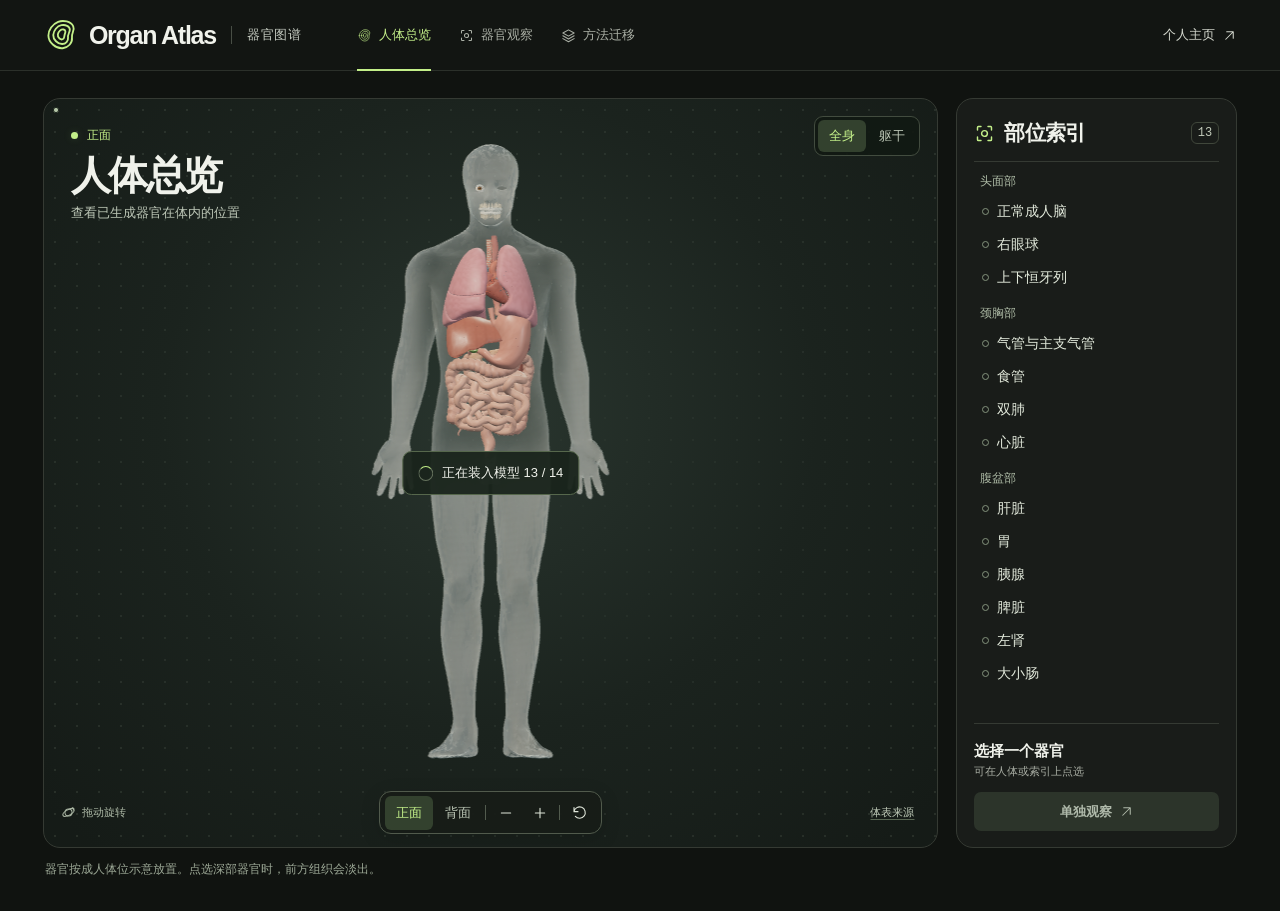
<file: index.html>
<!doctype html>
<html lang="zh-CN">
<head>
  <meta charset="utf-8">
  <meta name="viewport" content="width=device-width, initial-scale=1">
  <meta name="theme-color" content="#111412">
  <meta name="description" content="由 Agent 操作 Blender 生成的人体器官模型，可在三维人体上定位，旋转并逐层查看内部结构。">
  <link rel="icon" type="image/svg+xml" href="./favicon.svg">
  <link rel="mask-icon" href="./favicon.svg" color="#111412">
  <title>Organ Atlas · 器官图谱</title>
  <link rel="stylesheet" href="./style.css">
  <link rel="stylesheet" href="./body.css">
  <script type="importmap">{"imports":{"three":"./vendor/three/three.module.min.js"}}</script>
</head>
<body>
  <a class="skip-link" href="#atlas-main">进入模型展示</a>
  <svg class="symbols" aria-hidden="true" xmlns="http://www.w3.org/2000/svg">
    <defs>
      <symbol id="i-brand" viewBox="0 0 40 40">
        <path d="M6 20.5c0-5.9 4.4-12.6 10.8-15.1 5.6-2.2 14.2-.6 16.8 4.9 2 4.2-2 7.2-1.4 12.3.7 6.5-4.3 11.4-10.3 12.1C14.6 35.5 6 28.3 6 20.5Z"/>
        <path d="M11.4 20c.3-5 4.2-10 9.1-10.9 4.4-.8 9.2 1.1 9.3 4.8.1 3.1-2.6 5.4-2 9.1.5 3.7-2.6 6.9-6.3 7-5.1.2-10.4-5.1-10.1-10Z"/>
        <path d="M16.5 19.4c.5-3.4 3.6-6.1 6.3-5.5 2.5.6 2.4 2.7 1.5 4.9-1 2.3-.1 4.2-1.8 5.5-2.4 1.9-6.6-1.3-6-4.9Z"/>
      </symbol>
      <symbol id="i-scan" viewBox="0 0 24 24"><path d="M8 4H5a1 1 0 0 0-1 1v3m12-4h3a1 1 0 0 1 1 1v3M4 16v3a1 1 0 0 0 1 1h3m8 0h3a1 1 0 0 0 1-1v-3"/><circle cx="12" cy="12" r="3.3"/></symbol>
      <symbol id="i-grid" viewBox="0 0 24 24"><rect x="3.5" y="3.5" width="6.5" height="6.5" rx="1"/><rect x="14" y="3.5" width="6.5" height="6.5" rx="1"/><rect x="3.5" y="14" width="6.5" height="6.5" rx="1"/><rect x="14" y="14" width="6.5" height="6.5" rx="1"/></symbol>
      <symbol id="i-external" viewBox="0 0 24 24"><path d="M6 18 18 6M7.5 6H18v10.5"/></symbol>
      <symbol id="i-layers" viewBox="0 0 24 24"><path d="m3 8 9-5 9 5-9 5-9-5Zm0 4.5 9 5 9-5M3 17l9 5 9-5"/></symbol>
      <symbol id="i-cube" viewBox="0 0 24 24"><path d="m12 2 8.5 5v10L12 22l-8.5-5V7L12 2Zm0 10 8.5-5M12 12 3.5 7m8.5 5v10"/></symbol>
      <symbol id="i-wire" viewBox="0 0 24 24"><path d="M12 2.5 21 8v8l-9 5.5L3 16V8l9-5.5ZM3 8l9 5 9-5M12 13v8.5M3 16l9-5.2 9 5.2M12 2.5v8.3"/></symbol>
      <symbol id="i-section" viewBox="0 0 24 24"><path d="m3 8 9-5 9 5-9 5-9-5Zm0 8 9 5 9-5M3 12l9 5 9-5"/></symbol>
      <symbol id="i-eye" viewBox="0 0 24 24"><path d="M2 12s3.5-6.5 10-6.5S22 12 22 12s-3.5 6.5-10 6.5S2 12 2 12Z"/><circle cx="12" cy="12" r="2.7"/></symbol>
      <symbol id="i-eye-off" viewBox="0 0 24 24"><path d="m3 3 18 18M9.2 5.9a11 11 0 0 1 2.8-.4c6.5 0 10 6.5 10 6.5a17 17 0 0 1-3.3 4.2m-2.8 1.8a9.5 9.5 0 0 1-3.9.8C5.5 18.8 2 12 2 12a17 17 0 0 1 3.7-4.4m4.3 2.7a2.7 2.7 0 0 0 3.7 3.7"/></symbol>
      <symbol id="i-expand" viewBox="0 0 24 24"><path d="M4 9V4h5m6 0h5v5M4 15v5h5m6 0h5v-5"/></symbol>
      <symbol id="i-collapse" viewBox="0 0 24 24"><path d="M9 3v6H3m12-6v6h6M3 15h6v6m6 0v-6h6"/></symbol>
      <symbol id="i-orbit" viewBox="0 0 24 24"><ellipse cx="12" cy="12" rx="10" ry="4.3" transform="rotate(-30 12 12)"/><circle cx="12" cy="12" r="5.7"/><path d="m18.2 4.4 2.3 1.1-.8 2.7"/></symbol>
      <symbol id="i-pause" viewBox="0 0 24 24"><path d="M8 5v14m8-14v14" stroke-width="3"/></symbol>
      <symbol id="i-minus" viewBox="0 0 24 24"><path d="M5 12h14"/></symbol>
      <symbol id="i-plus" viewBox="0 0 24 24"><path d="M5 12h14m-7-7v14"/></symbol>
      <symbol id="i-reset" viewBox="0 0 24 24"><path d="M3 10a8.5 8.5 0 1 1 2 7M3 4v6h6"/></symbol>
      <symbol id="i-help" viewBox="0 0 24 24"><circle cx="12" cy="12" r="9"/><path d="M9.4 9.5a2.7 2.7 0 0 1 5.3.3c0 2.1-2.7 2.3-2.7 4m0 2.7h.01"/></symbol>
      <symbol id="i-left" viewBox="0 0 24 24"><path d="m14.5 5.5-6.5 6.5 6.5 6.5"/></symbol>
      <symbol id="i-right" viewBox="0 0 24 24"><path d="m9.5 5.5 6.5 6.5-6.5 6.5"/></symbol>
      <symbol id="i-file" viewBox="0 0 24 24"><path d="M6 3h8l4 4v14H6V3Zm8 0v5h4M9 12h6m-6 4h5"/></symbol>
      <symbol id="i-pointer" viewBox="0 0 24 24"><path d="m5 3 14 9-7 1.5L9 20 5 3Z"/></symbol>
      <symbol id="i-check" viewBox="0 0 24 24"><path d="m5 12.5 4.5 4.5L19 7"/></symbol>
    </defs>
  </svg>

  <header class="site-header">
    <div class="header-inner">
      <a class="brand" href="#collection" aria-label="Organ Atlas 器官图谱，返回人体总览">
        <span class="brand-mark"><svg aria-hidden="true"><use href="#i-brand"/></svg></span>
        <span class="wordmark">Organ Atlas</span><span class="brand-cn">器官图谱</span>
      </a>
      <nav class="navigation" aria-label="页面导航">
        <a class="nav-item active" id="overview-link" href="#collection"><svg class="icon" aria-hidden="true"><use href="#i-brand"/></svg>人体总览</a>
        <a class="nav-item" id="detail-link" href="#workspace"><svg class="icon" aria-hidden="true"><use href="#i-scan"/></svg>器官观察</a>
        <a class="nav-item" href="./method-transfer.html"><svg class="icon" aria-hidden="true"><use href="#i-layers"/></svg>方法迁移</a>
      </nav>
      <a class="library-link" href="https://gfm156.com/">个人主页<svg class="icon"><use href="#i-external"/></svg></a>
    </div>
  </header>

  <main class="main" id="atlas-main" tabindex="-1">
    <section class="body-layout" id="collection" aria-labelledby="body-title">
      <div class="body-stage" id="body-stage">
        <div class="stage-grid" aria-hidden="true"></div>
        <div class="body-viewport" id="body-viewport">
          <canvas id="body-canvas" tabindex="0" aria-label="三维人体与已生成的器官，拖动旋转，滚轮或双指缩放。也可从部位索引选择器官。"></canvas>
          <div class="body-labels" id="body-labels"><svg id="body-leaders" aria-hidden="true"></svg></div>
        </div>
        <div class="body-title">
          <div class="specimen-meta"><span class="meta-signal" aria-hidden="true"></span><span id="body-angle">正面</span></div>
          <h1 id="body-title">人体总览</h1>
          <p>查看已生成器官在体内的位置</p>
        </div>
        <div class="body-framing" role="group" aria-label="人体取景">
          <button type="button" data-frame="whole" aria-pressed="true">全身</button>
          <button type="button" data-frame="torso" aria-pressed="false">躯干</button>
        </div>
        <div class="body-message" id="body-message" role="status"><span class="spinner" aria-hidden="true"></span><span id="body-message-text">正在装入人体和器官模型</span><button id="body-retry" type="button" hidden>重试</button></div>
        <div class="body-stage-foot">
          <span class="body-gesture"><svg class="icon" aria-hidden="true"><use href="#i-orbit"/></svg>拖动旋转</span>
          <div class="dock body-dock" role="group" aria-label="人体视角">
            <button type="button" data-facing="front" aria-pressed="true">正面</button><button type="button" data-facing="back" aria-pressed="false">背面</button>
            <i></i><button type="button" id="body-zoom-out" aria-label="缩小人体" title="缩小人体"><svg class="icon"><use href="#i-minus"/></svg></button><button type="button" id="body-zoom-in" aria-label="放大人体" title="放大人体"><svg class="icon"><use href="#i-plus"/></svg></button>
            <i></i><button type="button" id="body-reset" aria-label="复位人体视角" title="复位人体视角"><svg class="icon"><use href="#i-reset"/></svg></button>
          </div>
          <button type="button" id="body-credit-button" class="body-credit-button">体表来源</button>
        </div>
      </div>
      <aside class="body-index" aria-labelledby="body-index-heading">
        <div class="body-index-head"><div class="heading-group"><svg class="icon" aria-hidden="true"><use href="#i-scan"/></svg><h2 id="body-index-heading">部位索引</h2></div><span class="part-count" id="body-count"></span></div>
        <div id="body-index-list" class="body-index-list"></div>
        <label class="mobile-location" for="body-organ-select">定位器官<select id="body-organ-select"><option value="">选择部位</option></select></label>
        <div class="body-selection">
          <div class="body-selection-summary">
            <img id="body-picked-image" width="48" height="48" alt="" hidden>
            <div><strong id="body-picked-name">选择一个器官</strong><span id="body-picked-description">可在人体或索引上点选</span></div>
            <button type="button" id="body-clear" title="显示全部器官" aria-label="显示全部器官" hidden>显示全部</button>
          </div>
          <button type="button" id="body-open" disabled>单独观察<svg class="icon" aria-hidden="true"><use href="#i-external"/></svg></button>
        </div>
      </aside>
      <p class="body-footnote">器官按成人体位示意放置。点选深部器官时，前方组织会淡出。</p>
    </section>
    <section class="workbench" id="workspace" aria-label="单件器官观察" hidden>
      <div class="detail-bar">
        <a href="#collection" class="back-body"><svg class="icon" aria-hidden="true"><use href="#i-left"/></svg>返回人体总览</a>
        <div class="detail-switch"><label for="detail-organ">当前器官</label><select id="detail-organ"></select>
          <div class="step-controls" role="group" aria-label="切换器官"><button id="prev" type="button" title="上一个器官" aria-label="上一个器官"><svg class="icon"><use href="#i-left"/></svg></button><button id="next" type="button" title="下一个器官" aria-label="下一个器官"><svg class="icon"><use href="#i-right"/></svg></button></div>
        </div>
      </div>
      <div class="observer" id="observer">
      <section class="stage" id="stage" aria-label="三维器官观察台">
        <div class="stage-grid" aria-hidden="true"></div>
        <div class="ruler" aria-hidden="true"></div>
        <canvas id="scene" tabindex="0" aria-label="三维模型。方向键旋转，加减键缩放，Home 键复位。"></canvas>
        <div class="stage-title">
          <div class="specimen-meta"><span class="meta-signal" aria-hidden="true"></span><span id="system">器官标本</span><i></i><span class="mono" id="serial"></span></div>
          <h1 id="organ-name">器官图谱</h1>
          <p id="latin-name" lang="la"></p>
        </div>
        <div class="stage-tools">
          <button class="layers-toggle" id="layers-toggle" type="button" aria-expanded="false" aria-controls="inspector"><svg class="icon"><use href="#i-layers"/></svg><span>结构图层</span></button>
          <button class="glass icon-btn" id="help-toggle" type="button" aria-label="操作说明" title="操作说明" aria-expanded="false" aria-controls="help"><svg class="icon"><use href="#i-help"/></svg></button>
          <button class="glass icon-btn" id="fullscreen" type="button" aria-label="全屏观察" title="全屏观察"><svg class="icon"><use href="#i-expand"/></svg></button>
        </div>
        <section class="help-popover" id="help" aria-label="操作说明" hidden>
          <strong>观察操作</strong>
          <dl><dt>旋转</dt><dd>拖动模型或按方向键</dd><dt>缩放</dt><dd>滚轮、双指捏合或加减键</dd><dt>平移</dt><dd>右键拖动或双指拖动</dd><dt>聚焦</dt><dd>点图层中的部位名称</dd><dt>复位</dt><dd>点复位按钮或按 Home 键</dd></dl>
        </section>
        <div class="stage-message" id="stage-message" role="status">
          <div class="load-content"><span class="spinner" aria-hidden="true"></span><span id="load-message">正在读取标本</span></div>
          <button id="retry" type="button" hidden>重新加载</button>
        </div>
        <div class="stage-base">
          <div class="coordinate" aria-label="当前模型坐标轴">
            <svg id="axes" viewBox="0 0 64 64" aria-hidden="true">
              <g data-axis="x"><line/><text>X</text></g><g data-axis="y"><line/><text>Y</text></g><g data-axis="z"><line/><text>Z</text></g>
              <circle cx="32" cy="32" r="2"/>
            </svg>
          </div>
          <div class="dock" role="group" aria-label="视角与缩放">
            <button id="spin" class="dock-spin" type="button" aria-pressed="false" title="自动旋转"><svg class="icon"><use href="#i-orbit"/></svg><span>自动旋转</span></button>
            <i></i><button id="zoom-out" type="button" aria-label="缩小" title="缩小"><svg class="icon"><use href="#i-minus"/></svg></button>
            <output id="zoom-value" class="mono" aria-label="缩放倍数">1.0×</output>
            <button id="zoom-in" type="button" aria-label="放大" title="放大"><svg class="icon"><use href="#i-plus"/></svg></button>
            <i></i><button id="reset-view" type="button" aria-label="复位视角" title="复位视角"><svg class="icon"><use href="#i-reset"/></svg></button>
          </div>
          <div class="stage-hint"><svg class="icon"><use href="#i-pointer"/></svg><span>拖动旋转</span></div>
        </div>
      </section>

      <aside class="panel" id="inspector" aria-labelledby="layers-title">
        <div class="panel-heading"><div class="heading-group"><svg class="icon"><use href="#i-layers"/></svg><h2 id="layers-title">结构图层</h2></div><span class="part-count" id="part-count"></span></div>
        <div class="presets" id="display-presets" role="group" aria-label="显示预设">
          <button id="whole" type="button" disabled><svg class="icon"><use href="#i-cube"/></svg><span>完整外观</span></button>
          <button id="reveal" type="button" disabled><svg class="icon"><use href="#i-section"/></svg><span>观察内部</span></button>
        </div>
        <select class="solo-part" id="solo-part" aria-label="单独查看肺段" hidden></select>
        <div class="table-head" aria-hidden="true"><span>模型部位</span><span>线框</span><span>显隐</span></div>
        <ul class="part-list" id="parts" aria-label="独立控制各部位"></ul>
        <div class="specimen-note">
          <div class="note-heading"><h3><svg class="icon"><use href="#i-file"/></svg>标本说明</h3><a id="source" target="_blank" rel="noopener">来源<svg class="icon"><use href="#i-external"/></svg></a></div>
          <p id="scope-note"></p><div id="review"></div>
        </div>
      </aside>
      </div>

    </section>
  </main>
  <dialog id="body-credit" aria-labelledby="credit-heading">
    <h2 id="credit-heading">体表来源</h2>
    <p>人体外形来自 BodyParts3D 4.0 的成人皮肤网格。本页将体表统一缩放至 1.70 米，用于标示器官的大致位置。展示的器官模型由 Agent 操作 Blender 生成。</p>
    <p lang="en">BodyParts3D, © The Database Center for Life Science licensed under <a href="https://creativecommons.org/licenses/by/4.0/" target="_blank" rel="noopener">CC Attribution 4.0 International</a>.</p>
    <div><a href="https://dbarchive.biosciencedbc.jp/en/bodyparts3d/lic.html" target="_blank" rel="noopener">官方署名与许可 ↗</a><form method="dialog"><button type="submit">关闭</button></form></div>
  </dialog>
  <span class="sr-only" id="announcement" role="status" aria-live="polite"></span>
  <noscript>请启用 JavaScript 以旋转模型和切换结构图层。</noscript>
  <script type="module" src="./app.js?v=639ef82774f7"></script>
</body>
</html>
</file>
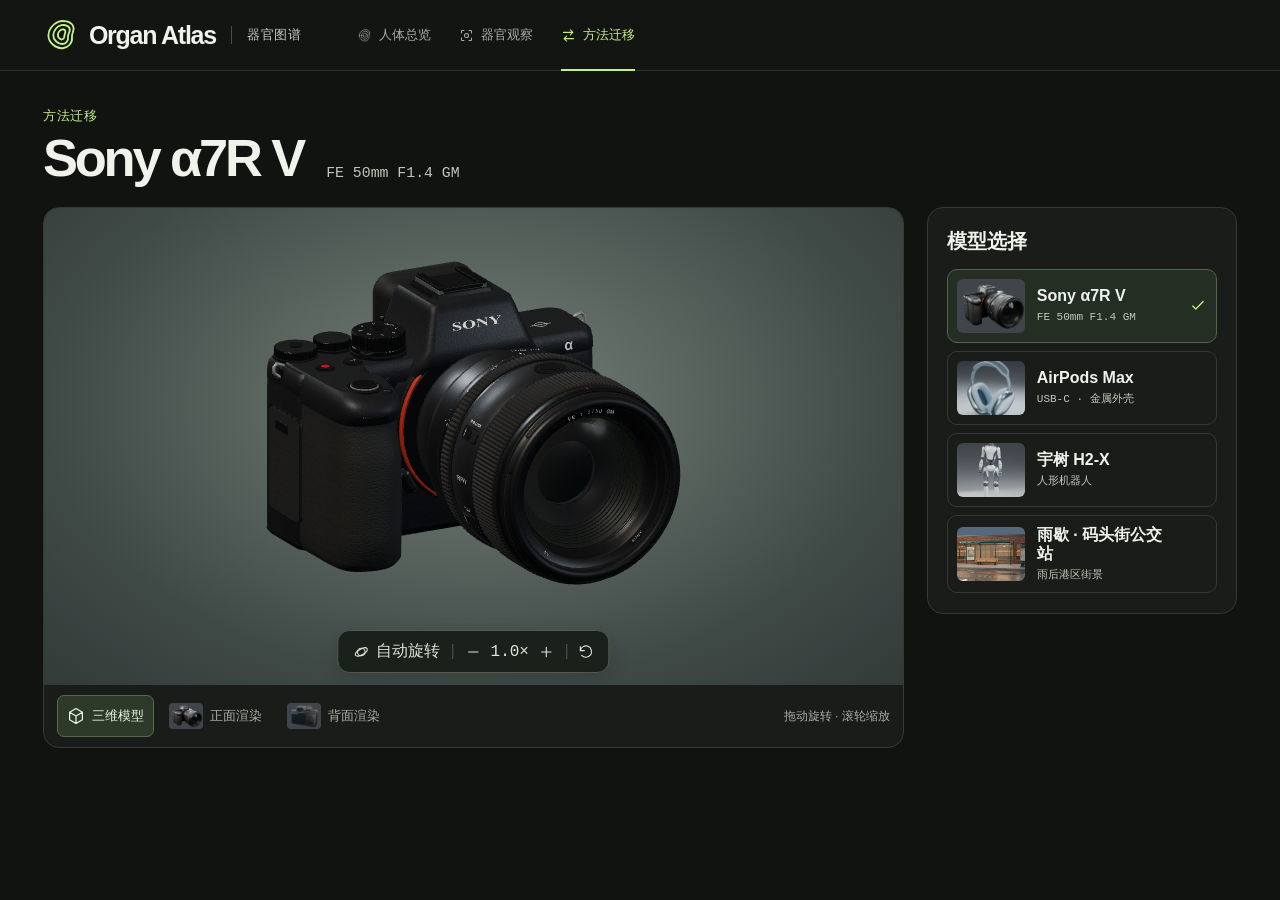
<file: method-transfer.html>
<!doctype html>
<html lang="zh-CN">
<head>
  <meta charset="utf-8">
  <meta name="viewport" content="width=device-width, initial-scale=1">
  <meta name="theme-color" content="#111412">
  <meta name="description" content="在 Organ Atlas 旋转查看 Sony 相机、AirPods Max 耳机、宇树 H2-X 和码头街公交站，或切换到各件作品的成品渲染。">
  <link rel="icon" type="image/svg+xml" href="./favicon.svg">
  <title>方法迁移 · Organ Atlas</title>
  <link rel="stylesheet" href="./style.css">
  <link rel="stylesheet" href="./body.css">
  <link rel="stylesheet" href="./method-transfer.css?v=4">
  <script type="importmap">{"imports":{"three":"./vendor/three/three.module.min.js"}}</script>
</head>
<body>
  <a class="skip-link" href="#transfer-main">进入模型展示</a>
  <svg class="symbols" aria-hidden="true" xmlns="http://www.w3.org/2000/svg"><defs>
    <symbol id="i-brand" viewBox="0 0 40 40"><path d="M6 20.5c0-5.9 4.4-12.6 10.8-15.1 5.6-2.2 14.2-.6 16.8 4.9 2 4.2-2 7.2-1.4 12.3.7 6.5-4.3 11.4-10.3 12.1C14.6 35.5 6 28.3 6 20.5Z"/><path d="M11.4 20c.3-5 4.2-10 9.1-10.9 4.4-.8 9.2 1.1 9.3 4.8.1 3.1-2.6 5.4-2 9.1.5 3.7-2.6 6.9-6.3 7-5.1.2-10.4-5.1-10.1-10Z"/><path d="M16.5 19.4c.5-3.4 3.6-6.1 6.3-5.5 2.5.6 2.4 2.7 1.5 4.9-1 2.3-.1 4.2-1.8 5.5-2.4 1.9-6.6-1.3-6-4.9Z"/></symbol>
    <symbol id="i-scan" viewBox="0 0 24 24"><path d="M8 4H5a1 1 0 0 0-1 1v3m12-4h3a1 1 0 0 1 1 1v3M4 16v3a1 1 0 0 0 1 1h3m8 0h3a1 1 0 0 0 1-1v-3"/><circle cx="12" cy="12" r="3.3"/></symbol>
    <symbol id="i-transfer" viewBox="0 0 24 24"><path d="M4 7h15m-4-4 4 4-4 4M20 17H5m4 4-4-4 4-4"/></symbol>
    <symbol id="i-check" viewBox="0 0 24 24"><path d="m5 12 4 4 10-10"/></symbol>
    <symbol id="i-cube" viewBox="0 0 24 24"><path d="m12 2 8.5 5v10L12 22l-8.5-5V7L12 2Zm0 10 8.5-5M12 12 3.5 7m8.5 5v10"/></symbol>
    <symbol id="i-orbit" viewBox="0 0 24 24"><ellipse cx="12" cy="12" rx="10" ry="4.3" transform="rotate(-30 12 12)"/><circle cx="12" cy="12" r="5.7"/></symbol>
    <symbol id="i-pause" viewBox="0 0 24 24"><path d="M8 5v14m8-14v14" stroke-width="3"/></symbol>
    <symbol id="i-minus" viewBox="0 0 24 24"><path d="M5 12h14"/></symbol>
    <symbol id="i-plus" viewBox="0 0 24 24"><path d="M5 12h14m-7-7v14"/></symbol>
    <symbol id="i-reset" viewBox="0 0 24 24"><path d="M3 10a8.5 8.5 0 1 1 2 7M3 4v6h6"/></symbol>
  </defs></svg>
  <header class="site-header"><div class="header-inner">
    <a class="brand" href="./#collection" aria-label="Organ Atlas 器官图谱，返回人体总览">
      <span class="brand-mark"><svg aria-hidden="true"><use href="#i-brand"/></svg></span>
      <span class="wordmark">Organ Atlas</span><span class="brand-cn">器官图谱</span>
    </a>
    <nav class="navigation" aria-label="页面导航">
      <a class="nav-item" href="./#collection"><svg class="icon" aria-hidden="true"><use href="#i-brand"/></svg>人体总览</a>
      <a class="nav-item" href="./?organ=heart"><svg class="icon" aria-hidden="true"><use href="#i-scan"/></svg>器官观察</a>
      <a class="nav-item active" href="./method-transfer.html" aria-current="page"><svg class="icon" aria-hidden="true"><use href="#i-transfer"/></svg>方法迁移</a>
    </nav>
  </div></header>

  <main class="main transfer-main" id="transfer-main" tabindex="-1">
    <div class="transfer-heading">
      <div><p class="transfer-section">方法迁移</p><h1 id="exhibit-title"></h1></div>
      <p class="lens-name" id="exhibit-subtitle"></p>
    </div>
    <div class="transfer-layout">
      <section class="camera-gallery" aria-label="三维模型与成品渲染">
        <div class="camera-stage" id="camera-stage">
          <canvas id="camera-canvas" tabindex="0" aria-label="三维模型。拖动或按方向键旋转，加减键缩放，Home 键复位。"></canvas>
          <img id="camera-photo" class="studio-photo" alt="" hidden>
          <div class="camera-status" id="camera-status" role="status">
            <span id="camera-message">正在载入模型…</span>
            <button id="camera-retry" type="button" hidden>重新加载</button>
          </div>
          <div class="dock camera-dock" id="camera-dock" role="group" aria-label="模型视角">
            <button id="camera-spin" type="button" aria-pressed="false" disabled><svg class="icon" aria-hidden="true"><use href="#i-orbit"/></svg><span>自动旋转</span></button>
            <i></i><button id="camera-zoom-out" type="button" title="缩小" aria-label="缩小" disabled><svg class="icon" aria-hidden="true"><use href="#i-minus"/></svg></button>
            <output class="mono" id="camera-zoom" aria-label="缩放倍数">1.0×</output>
            <button id="camera-zoom-in" type="button" title="放大" aria-label="放大" disabled><svg class="icon" aria-hidden="true"><use href="#i-plus"/></svg></button>
            <i></i><button id="camera-reset" type="button" title="复位视角" aria-label="复位视角" disabled><svg class="icon" aria-hidden="true"><use href="#i-reset"/></svg></button>
          </div>
        </div>
        <div class="gallery-strip">
          <div class="view-choices" role="group" aria-label="选择展示方式">
            <button type="button" data-mode="model" aria-pressed="true" aria-controls="camera-stage"><svg class="icon" aria-hidden="true"><use href="#i-cube"/></svg>三维模型</button>
            <button type="button" data-mode="front" aria-pressed="false" aria-controls="camera-stage"><img alt=""><span></span></button>
            <button type="button" data-mode="rear" aria-pressed="false" aria-controls="camera-stage"><img alt=""><span></span></button>
          </div>
          <p id="camera-hint">拖动旋转 · 滚轮缩放</p>
        </div>
      </section>
      <aside class="model-picker" aria-labelledby="model-heading">
        <h2 id="model-heading">模型选择</h2>
        <ul class="model-options">
          <li><a class="model-option" id="select-camera" href="?model=sony-a7rv">
            <img src="./media/method-transfer/sony-a7rv/front.webp?v=4829a8a84dec41" alt="" width="76" height="60">
            <span class="model-label"><strong>Sony α7R V</strong><small>FE 50mm F1.4 GM</small></span>
            <svg class="icon" aria-hidden="true"><use href="#i-check"/></svg>
          </a></li>
          <li><a class="model-option" href="?model=airpods-max">
            <img src="./media/method-transfer/airpods-max/hero.webp" alt="" width="76" height="60">
            <span class="model-label"><strong>AirPods Max</strong><small>USB-C · 金属外壳</small></span>
            <svg class="icon" aria-hidden="true"><use href="#i-check"/></svg>
          </a></li>
          <li><a class="model-option" href="?model=unitree-h2-x">
            <img src="./media/method-transfer/unitree-h2-x/hero.webp" alt="" width="76" height="60">
            <span class="model-label"><strong>宇树 H2-X</strong><small>人形机器人</small></span>
            <svg class="icon" aria-hidden="true"><use href="#i-check"/></svg>
          </a></li>
          <li><a class="model-option" href="?model=quay-street">
            <img src="./media/method-transfer/quay-street/evening.webp" alt="" width="76" height="60">
            <span class="model-label"><strong>雨歇 · 码头街公交站</strong><small>雨后港区街景</small></span>
            <svg class="icon" aria-hidden="true"><use href="#i-check"/></svg>
          </a></li>
        </ul>
      </aside>
    </div>
    <noscript>启用 JavaScript 即可旋转模型，也可以直接查看渲染图。
      <a href="./media/method-transfer/sony-a7rv/front.webp?v=4829a8a84dec41">相机</a> ·
      <a href="./media/method-transfer/airpods-max/hero.webp">耳机</a> ·
      <a href="./media/method-transfer/unitree-h2-x/hero.webp">机器人</a> ·
      <a href="./media/method-transfer/quay-street/evening.webp">公交站</a>
    </noscript>
  </main>
  <script type="module" src="./method-transfer.js?v=4"></script>
</body>
</html>
</file>
<file: style.css>
:root {
  color-scheme: dark;
  --bg: #101310;
  --surface: #191c19;
  --line: #353a33;
  --soft-line: #2b302a;
  --text: #f0f2eb;
  --muted: #aaafa5;
  --lime: #c3ef89;
  --mono: "IBM Plex Mono", Consolas, "Liberation Mono", monospace;
  --sans: Inter, "Segoe UI", "Microsoft YaHei UI", "Microsoft YaHei", sans-serif;
  font-family: var(--sans);
  background: var(--bg);
  color: var(--text);
  -webkit-font-smoothing: antialiased;
}
* { box-sizing: border-box; }
html { scroll-behavior: smooth; }
body { margin: 0; min-width: 280px; }
button, a { -webkit-tap-highlight-color: transparent; touch-action: manipulation; }
button { font: inherit; color: inherit; background: none; border: 0; cursor: pointer; }
button:disabled { cursor: default; opacity: .38; }
a { color: inherit; text-decoration: none; }
button, a { transition: background-color .18s, color .18s, border-color .18s, box-shadow .18s; }
:focus-visible { outline: 2px solid var(--lime); outline-offset: 3px; }
[hidden] { display: none !important; }
h1,h2,h3,p,ul,dl,dd { margin: 0; }
.sr-only, .symbols { position: absolute; width: 1px; height: 1px; overflow: hidden; clip-path: inset(50%); }
.skip-link { position: fixed; top: 8px; left: 10px; z-index: 10; padding: 10px 14px; background: var(--lime); color: #18220f; transform: translateY(-150%); }
.skip-link:focus { transform: none; }
.icon { width: 19px; height: 19px; display: block; flex: 0 0 auto; fill: none; stroke: currentColor; stroke-width: 1.65; stroke-linecap: round; stroke-linejoin: round; }
.mono { font-family: var(--mono); font-variant-numeric: tabular-nums; }
.site-header { border-bottom: 1px solid var(--soft-line); background: #121512; }
.header-inner, .main { width: min(100%, 1700px); margin: 0 auto; padding-inline: clamp(20px, 3.35vw, 62px); }
.header-inner { height: 70px; display: flex; align-items: center; gap: clamp(24px, 4.3vw, 76px); }
.brand, .nav-item, .library-link, .heading-group, .note-heading h3, .step-controls, .dock, .stage-hint, .note-heading a { display: inline-flex; align-items: center; }
.brand { gap: 10px; flex: 0 0 auto; }
.brand-mark { width: 36px; height: 36px; display: grid; place-items: center; color: var(--lime); }
.brand-mark svg { width: 100%; height: 100%; fill: none; stroke: currentColor; stroke-width: 2.05; stroke-linecap: round; stroke-linejoin: round; }
.wordmark { font-size: 25px; font-weight: 650; line-height: 1; letter-spacing: -1.25px; }
.brand-cn { border-left: 1px solid #484e45; padding-left: 15px; margin-left: 5px; color: #c3c9bf; font-size: 13px; letter-spacing: .06em; }
.navigation { display: flex; align-items: stretch; height: 100%; gap: 28px; }
.nav-item { position: relative; gap: 7px; font-size: 13px; font-weight: 550; color: var(--muted); }
.nav-item .icon { width: 15px; height: 15px; }
.nav-item.active { color: var(--lime); }
.nav-item.active::after { content: ""; position: absolute; bottom: -1px; left: 0; right: 0; height: 2px; background: var(--lime); }
.library-link { margin-left: auto; gap: 7px; color: #d4d8ce; font-size: 13px; min-height: 44px; }
.library-link .icon { width: 15px; height: 15px; }
.nav-item:hover, .library-link:hover, .note-heading a:hover { color: var(--lime); }
.main { padding-top: clamp(20px, 3vh, 36px); padding-bottom: 32px; scroll-margin-top: 15px; }
.workbench { display: flex; flex-direction: column; gap: 24px; }
.observer { display: grid; grid-template-columns: minmax(0, 1fr) clamp(292px, 24%, 368px); gap: 18px; grid-template-areas: "stage panel"; }
.stage, .panel { height: clamp(463px, 61vh, 735px); border: 1px solid var(--line); border-radius: 17px; }
.stage { grid-area: stage; position: relative; overflow: hidden; isolation: isolate; background: radial-gradient(ellipse at 55% 49%, #30382f 0%, #252c25 30%, #1b211c 63%, #181d19 100%); }
.stage-grid { position: absolute; inset: 0; pointer-events: none; background-image: radial-gradient(circle, #9baa9638 .76px, transparent .95px); background-size: 19px 19px; mask-image: radial-gradient(ellipse at 53% 51%, #0002, #000 86%); }
.ruler { position: absolute; left: 0; top: 23%; bottom: 19%; width: 9px; opacity: .27; pointer-events: none; background: repeating-linear-gradient(to bottom, #a7b09f 0 1px, transparent 1px 14px); mask-image: linear-gradient(transparent,#000 16%,#000 85%,transparent); }
.ruler::after { content: ""; position: absolute; height: 100%; width: 5px; right: 0; background: repeating-linear-gradient(to bottom, transparent 0 1px, #202620 1px 56px); }
#scene { display: block; position: absolute; left: 9%; top: 22px; width: 89%; height: calc(100% - 72px); outline-offset: -5px; cursor: grab; touch-action: none; transition: opacity .22s ease-out; }
.stage.is-loading #scene { opacity: 0; transition-duration: .09s; }
#scene:active { cursor: grabbing; }
.stage-title { position: absolute; top: clamp(21px, 2.25vw, 37px); left: clamp(22px, 2.35vw, 40px); pointer-events: none; }
.specimen-meta { display: flex; align-items: center; gap: 9px; color: var(--lime); font-size: 12px; font-weight: 550; letter-spacing: .04em; }
.meta-signal { width: 7px; height: 7px; border-radius: 50%; background: var(--lime); box-shadow: 0 0 9px #c3ef8926; }
.specimen-meta i { width: 1px; height: 10px; background: #59634f; }
.specimen-meta .mono { color: #a9b59f; font-size: 11px; font-weight: 400; letter-spacing: .07em; }
.stage-title h1 { margin: 13px 0 3px; font-size: clamp(44px, 4.1vw, 71px); font-weight: 590; letter-spacing: -.055em; line-height: 1.12; }
#latin-name { color: #c5cebd; font: italic 23px/1.4 Georgia, "Times New Roman", serif; letter-spacing: -.02em; }
.stage-tools { position: absolute; top: 19px; right: 19px; display: flex; gap: 5px; }
.layers-toggle { display: none; }
.icon-btn { display: grid; place-items: center; width: 36px; height: 36px; border: 1px solid #59614f88; border-radius: 9px; color: #d4dbcb; }
.glass { background: #1b221bdb; }
.glass:hover, .step-controls button:hover { background: #3d453a; color: var(--text); }
.stage-tools .icon { width: 16px; height: 16px; }
.help-popover { position: absolute; top: 63px; right: 20px; z-index: 4; width: min(270px, calc(100% - 36px)); padding: 17px 18px; border: 1px solid #505b4b; border-radius: 12px; background: #20261ff7; box-shadow: 0 12px 34px #0005; }
.help-popover strong { font-size: 15px; }
.help-popover dl { margin-top: 10px; display: grid; grid-template-columns: auto 1fr; gap: 6px 12px; font-size: 12px; line-height: 1.55; }
.help-popover dt { color: var(--lime); }
.help-popover dd { color: #d0d7ca; }
.stage-base { position: absolute; bottom: 18px; left: 22px; right: 25px; display: grid; grid-template-columns: 1fr auto 1fr; align-items: end; pointer-events: none; }
.coordinate { width: 55px; height: 55px; align-self: center; }
.coordinate svg { display: block; width: 100%; height: 100%; overflow: visible; }
.coordinate line { stroke: currentColor; stroke-width: 1.45; }
.coordinate text { fill: currentColor; font: 9px var(--mono); text-anchor: middle; dominant-baseline: central; }
.coordinate [data-axis=x] { color: #d2a595; }
.coordinate [data-axis=y] { color: #b1ca97; }
.coordinate [data-axis=z] { color: #a2b7cf; }
.coordinate circle { fill: #d5dccd; }
.dock { pointer-events: auto; height: 43px; padding: 3px 5px; gap: 1px; border-radius: 12px; color: #dfe5d9; border: 1px solid #515a4c; background: #171d17eb; box-shadow: 0 5px 20px #0002; user-select: none; }
.dock button { display: inline-flex; align-items: center; justify-content: center; gap: 6px; min-width: 33px; height: 34px; padding: 0 7px; border-radius: 7px; }
.dock button .icon { width: 16px; height: 16px; }
.dock button:hover, .dock button[aria-pressed=true] { background: #333d2f; color: var(--lime); }
.dock i { height: 15px; width: 1px; background: #525b4e; margin: 0 2px; }
.dock .dock-spin { font-size: 12px; padding-inline: 8px; }
#zoom-value { min-width: 35px; text-align: center; font-size: 12px; color: #e1e8db; }
.stage-hint { justify-self: end; align-self: end; gap: 5px; font-size: 11px; color: #b4bdad; padding-bottom: 4px; }
.stage-hint .icon { width: 13px; height: 13px; }
.stage-message { position: absolute; left: 50%; top: 51%; z-index: 2; transform: translate(-50%, -50%); display: grid; justify-items: center; gap: 12px; padding: 12px 18px; border: 1px solid #54614c; border-radius: 12px; background: #1b221bf2; color: #e6ecdf; font-size: 13px; max-width: 85%; text-align: center; }
.load-content { display: flex; align-items: center; gap: 10px; }
.spinner { width: 15px; height: 15px; border-radius: 50%; border: 1.5px solid #65725d; border-top-color: var(--lime); animation: spin .8s linear infinite; flex: none; }
.stage-message.is-error .spinner { display: none; }
#retry { padding: 6px 14px; color: #20291b; background: var(--lime); border-radius: 6px; }
.panel { grid-area: panel; display: flex; flex-direction: column; min-width: 0; background: var(--surface); padding: 22px 18px 17px; }
.panel-heading, .note-heading { display: flex; align-items: center; justify-content: space-between; gap: 10px; }
.heading-group { gap: 9px; }
.heading-group > .icon { color: var(--lime); width: 21px; height: 21px; }
.panel h2 { font-size: 21px; font-weight: 600; line-height: 1.3; letter-spacing: -.045em; }
.part-count { color: #c2caba; font: 12px var(--mono); border: 1px solid #40473b; border-radius: 6px; min-width: 27px; padding: 3px 6px; text-align: center; }
.presets { display: grid; grid-template-columns: 1fr 1fr; margin: 19px 0 14px; padding: 3px; gap: 3px; background: #101410; border: 1px solid var(--soft-line); border-radius: 9px; }
.presets button { display: inline-flex; align-items: center; justify-content: center; gap: 6px; min-height: 33px; padding: 4px; border: 1px solid transparent; border-radius: 6px; font-size: 12px; color: #bbc3b4; }
.presets button:hover { color: var(--text); background: #252c24; }
.presets button[aria-pressed=true] { color: #e5eddf; background: #333b30; border-color: #495541; box-shadow: 0 1px 2px #0003; }
.presets .icon { width: 15px; height: 15px; }
.presets:has([data-view="segments"]) { grid-template-columns: repeat(3, minmax(0, 1fr)); margin-bottom: 7px; }
.presets:has([data-view="section"]):has([data-view="segments"]) { grid-template-columns: repeat(12, minmax(0, 1fr)); }
.presets:has([data-view="section"]):has([data-view="segments"]) button { grid-column: span 3; padding-inline: 1px; }
.presets:has([data-view="section"]):has([data-view="segments"]) button:nth-child(-n+3) { grid-column: span 4; }
.solo-part[hidden] { display: none; }
.solo-part { width: 100%; min-height: 32px; margin: 0 0 6px; padding: 3px 7px; color: var(--text); background: var(--surface); border: 1px solid var(--soft-line); border-radius: 6px; font: inherit; font-size: 12px; }
.table-head, .part-row { display: grid; grid-template-columns: minmax(0,1fr) 42px 42px; align-items: center; }
.table-head { color: #a2ac9c; text-align: center; font-size: 11px; padding: 4px 0 9px; border-bottom: 1px solid var(--line); }
.table-head span:first-child { text-align: left; }
.part-list { flex: 1 1 90px; min-height: 86px; list-style: none; padding: 0; overflow: auto; overscroll-behavior: contain; scrollbar-width: thin; scrollbar-color: #535d4c transparent; }
.part-row { position: relative; min-height: 44px; border-bottom: 1px solid var(--soft-line); }
.part-row:last-child { border-bottom: 0; }
.part-row.selected { background: #252e23; }
.part-name { text-align: left; font-size: 13px; min-width: 0; line-height: 1.4; display: flex; align-items: center; gap: 9px; padding: 9px 4px 9px 2px; min-height: 43px; color: #e0e6da; }
.part-name:hover { color: var(--lime); }
.swatch { width: 8px; height: 8px; flex-shrink: 0; border-radius: 3px; background: var(--part-color,#9da99a); box-shadow: 0 0 0 1px #ffffff1e inset; }
.part-row[data-mode=hidden] .part-name { color: #9aa294; }
.part-row[data-mode=hidden] .swatch { background: transparent; border: 1px dashed var(--part-color,#9da99a); }
.part-action { display: grid; place-items: center; width: 100%; height: 42px; position: relative; color: #adb7a7; }
.part-action .icon { width: 16px; height: 16px; }
.part-action:hover, .part-action[aria-pressed=true] { color: var(--lime); background: #2c3529; border-radius: 5px; }
.part-name:focus-visible, .part-action:focus-visible { outline-offset: -3px; border-radius: 5px; }
.specimen-note { margin-top: 13px; border-top: 1px solid var(--line); padding-top: 14px; }
.note-heading h3 { color: #e2e7dd; gap: 6px; font-size: 13px; font-weight: 600; }
.note-heading h3 .icon { width: 14px; height: 14px; color: #adba9e; }
.note-heading a { gap: 3px; font-size: 11px; color: var(--muted); }
.note-heading a .icon { width: 12px; height: 12px; }
#scope-note, #review { color: #b8c0b1; font-size: 12px; line-height: 1.65; overflow-wrap: anywhere; }
#scope-note { margin-top: 7px; }
#review { color: #a5ad9c; margin-top: 3px; }
.step-controls { gap: 4px; }
.step-controls button { display: grid; place-items: center; width: 30px; height: 30px; border: 1px solid var(--line); border-radius: 7px; background: var(--surface); color: #bfc7ba; }
.step-controls .icon { width: 14px; height: 14px; }
.observer:fullscreen, .observer.fallback-full { width: 100%; height: 100%; height: 100dvh; padding: 13px; gap: 12px; background: var(--bg); }
.observer.fallback-full { position: fixed; inset: 0; z-index: 20; }
.observer:is(:fullscreen,.fallback-full) :is(.stage,.panel) { height: 100%; min-height: 0; }
.observer:is(:fullscreen,.fallback-full) #scene { left: 2%; width: 96%; top: 15px; height: calc(100% - 65px); }
body.full-stage { overflow: hidden; }
.stage.switching .stage-title { animation: arrive .26s ease-out both; }
@keyframes arrive { from { opacity: .5; transform: translateY(5px); } to { opacity: 1; transform: none; } }
@keyframes spin { to { transform: rotate(1turn); } }
@media (min-width: 1450px) { .panel { padding: 25px 23px 20px; } .part-row { min-height: 47px; } .part-name { font-size: 14px; } }
@media (max-width: 1020px) {
  .header-inner, .main { padding-inline: 21px; }
  .workbench { gap: 20px; } .observer { grid-template-columns: minmax(0,1fr) 280px; gap: 12px; }
  .stage-hint { visibility: hidden; }
  .stage-base { left: 13px; right: 13px; }
  .coordinate { width: 42px; }
  .panel { padding-inline: 13px; }
  .stage-title h1 { font-size: 42px; }
}
@media (max-width: 760px) {
  .header-inner, .main { padding-inline: 16px; }
  .header-inner { height: 59px; gap: 15px; }
  .wordmark { font-size: 21px; } .brand { gap: 6px; } .brand-mark { width: 30px; height: 30px; }
  .brand-cn { padding-left: 10px; margin-left: 2px; font-size: 12px; }
  .navigation { display: none; }
  .main { padding-top: 15px; }
  .workbench { gap: 20px; } .observer { display: block; }
  .stage { height: clamp(365px, 55svh, 540px); border-radius: 13px; }
  .stage-title { top: 17px; left: 18px; }
  .stage-title h1 { font-size: 35px; margin: 7px 0 0; }
  #latin-name { font-size: 18px; }
  .specimen-meta { font-size: 11px; gap: 7px; }
  #scene { left: 3%; width: 95%; top: 36px; height: calc(100% - 91px); }
  .stage-base { bottom: 10px; grid-template-columns: 1fr auto 1fr; }
  .stage-tools { top: 11px; right: 10px; gap: 2px; align-items: center; }
  .stage-tools .icon-btn { width: 44px; height: 44px; border-color: transparent; background: #1b211bb3; }
  #fullscreen { display: none; }
  .layers-toggle { display: inline-flex; align-items: center; justify-content: center; gap: 6px; min-height: 44px; padding: 0 10px; border: 1px solid #6f865d; border-radius: 8px; color: var(--lime); background: #20291e; font-size: 12px; }
  .layers-toggle .icon { width: 15px; height: 15px; }
  .stage-hint { display: none; } .panel { display: none; padding: 13px 15px; border-radius: 13px; }
  .observer:is(:fullscreen,.fallback-full) { display: grid; grid-template-areas: "stage" "panel"; grid-template-columns: minmax(0,1fr); grid-template-rows: minmax(0,47%) minmax(0,1fr); gap: 7px; padding: max(6px, env(safe-area-inset-top)) 6px max(6px, env(safe-area-inset-bottom)); }
  .observer:is(:fullscreen,.fallback-full) .panel { display: flex; }
  .observer:is(:fullscreen,.fallback-full) #scene { top: 28px; height: calc(100% - 77px); }
  .observer:is(:fullscreen,.fallback-full) .presets { margin: 8px 0 5px; }
  .part-list { flex: 1 1 65px; min-height: 45px; }
  .table-head,.part-row { grid-template-columns: minmax(0,1fr) 48px 48px; }
  .part-action,.part-name { min-height: 45px; }
  .panel h2 { font-size: 20px; }
  .step-controls { gap: 0; } .step-controls button { width: 44px; height: 44px; border-color: transparent; background: transparent; }
  .dock { height: 46px; } .dock button { height: 44px; min-width: 44px; }
  .presets button { min-height: 40px; }
  .specimen-note { margin-top: 10px; }
}
@media (max-width: 760px) and (max-height: 700px) {
  .observer:is(:fullscreen,.fallback-full) .specimen-note { display: none; }
}
@media (max-width: 900px) and (orientation: landscape) and (max-height: 520px) {
  .observer:is(:fullscreen,.fallback-full) { display: grid; grid-template-columns: minmax(0,1fr) minmax(230px,34%); grid-template-rows: 1fr; grid-template-areas: "stage panel"; padding: 6px; gap: 6px; }
  .observer:is(:fullscreen,.fallback-full) .specimen-note { display: none; }
}
@media (max-width: 420px) {
  .header-inner, .main { padding-inline: 12px; }
  .library-link { font-size: 12px; gap: 3px; }
  .stage-title h1 { font-size: 32px; }
  .dock { gap: 0; padding-inline: 3px; }
  .dock .dock-spin { padding-inline: 6px; }
  .coordinate { width: 35px; }
}
@media (max-width: 335px) { .brand-cn, .coordinate { display: none; } .stage-base { display: flex; justify-content: center; } }
@media (prefers-reduced-motion: reduce) {
  *,*::before,*::after { scroll-behavior: auto !important; animation-duration: .01ms !important; animation-iteration-count: 1 !important; transition-duration: .01ms !important; }
}
</file>
<file: body.css>
.body-layout {
  --overview-height: clamp(585px, calc(100svh - 150px), 920px);
  display: grid;
  grid-template-columns: minmax(0, 1fr) clamp(265px, 23.5%, 355px);
  gap: 12px 18px;
}
.body-stage, .body-index { height: var(--overview-height); min-width: 0; border: 1px solid var(--line); border-radius: 17px; }
.body-stage { position: relative; isolation: isolate; overflow: hidden; background: radial-gradient(ellipse at 50% 42%, #29352e, #1b231e 52%, #151b17 95%); }
.body-stage .stage-grid { opacity: .65; background-size: 22px 22px; }
.body-viewport { position: absolute; inset: 11px 12px 54px; }
#body-canvas { width: 100%; height: 100%; display: block; touch-action: none; cursor: grab; outline-offset: -4px; }
#body-canvas:active { cursor: grabbing; }
.body-title { position: absolute; pointer-events: none; top: clamp(20px, 2.15vw, 36px); left: clamp(19px, 2.1vw, 38px); }
.body-title h1 { font-size: clamp(34px, 3.1vw, 55px); line-height: 1.2; margin: 8px 0 4px; font-weight: 600; letter-spacing: -.065em; }
.body-title p { color: #bdc7b7; font-size: 13px; line-height: 1.5; }
.body-framing { position: absolute; right: 17px; top: 17px; display: flex; gap: 2px; padding: 3px; background: #121913eb; border: 1px solid #424c3f; border-radius: 9px; }
.body-framing button, .body-dock button[data-facing] { padding: 0 11px; font-size: 13px; min-height: 32px; border-radius: 6px; color: #bcc6b6; }
.body-framing button[aria-pressed=true], .body-dock button[aria-pressed=true] { color: var(--lime); background: #33412e; }
.body-stage-foot { position: absolute; bottom: 13px; left: 17px; right: 17px; display: grid; grid-template-columns: 1fr auto 1fr; align-items: center; gap: 5px; pointer-events: none; }
.body-gesture { display: flex; align-items: center; gap: 6px; font-size: 11px; color: #abb7a4; }
.body-gesture .icon { width: 15px; height: 15px; }
.body-credit-button { min-height: 38px; font-size: 11px; justify-self: end; color: #bec9b7; pointer-events: auto; text-decoration: underline; text-decoration-color: #596653; text-underline-offset: 3px; }
.body-credit-button:hover { color: var(--lime); }
.body-labels, #body-leaders { position: absolute; inset: 0; width: 100%; height: 100%; pointer-events: none; overflow: visible; }
.body-tag { position: absolute; z-index: 1; display: inline-flex; align-items: center; gap: 6px; padding: 5px 8px; min-height: 27px; color: #d6e1cf; background: #1b241ddd; border: 1px solid #495847; border-radius: 5px; white-space: nowrap; font-size: 12px; line-height: 1.15; pointer-events: auto; }
.body-tag:hover,.body-tag[aria-pressed=true] { background: #2f3e29; border-color: #9bbe7c; color: #e0fac2; }
#body-leaders path { stroke: #82937a; stroke-opacity: .65; fill: none; stroke-width: 1; }
#body-leaders circle { fill: #b4c5a7; stroke: #1c251d; stroke-width: 1; }
#body-leaders g.active path { stroke: var(--lime); stroke-opacity: 1; }
#body-leaders g.active circle { fill: var(--lime); }
.body-message { position: absolute; z-index: 4; left: 50%; top: 50%; transform: translate(-50%,-50%); display: flex; align-items: center; gap: 9px; max-width: 88%; padding: 12px 15px; color: var(--text); background: #1a241cf2; border: 1px solid #56674c; border-radius: 9px; font-size: 13px; }
.body-message.failure { top: auto; bottom: 59px; transform: translateX(-50%); }
.body-message.failure .spinner { display: none; }
#body-retry { color: var(--lime); text-decoration: underline; white-space: nowrap; }
.body-index { display: flex; flex-direction: column; padding: 20px 17px 16px; background: var(--surface); }
.body-index-head { display: flex; justify-content: space-between; align-items: center; padding-bottom: 14px; border-bottom: 1px solid var(--line); }
.body-index h2 { font-size: 21px; font-weight: 600; letter-spacing: -.04em; }
.body-index-list { overflow-y: auto; overscroll-behavior: contain; scrollbar-width: thin; scrollbar-color: #52604d transparent; flex: 1; min-height: 80px; }
.body-region { padding-top: 11px; }
.body-region h3 { font-size: 12px; font-weight: 550; color: #aebba6; padding: 0 6px 5px; }
.body-index-row { width: 100%; display: flex; align-items: center; gap: 8px; text-align: left; min-height: 33px; padding: 4px 7px; border: 1px solid transparent; border-radius: 6px; color: #e2e9db; font-size: 14px; line-height: 1.35; }
.body-index-row::before { content: ''; width: 5px; height: 5px; border: 1px solid #84937d; border-radius: 50%; flex-shrink: 0; }
.body-index-row:hover, .body-index-row:focus-visible { color: var(--lime); background: #252e24; }
.body-index-row[aria-pressed=true] { color: var(--lime); background: #293425; border-color: #42523c; }
.body-index-row[aria-pressed=true]::before { background: var(--lime); border-color: var(--lime); }
.body-index-row[data-missing=true]::after { content: '未载入'; margin-left: auto; font-size: 11px; color: #dfbc98; }
.body-selection { margin-top: 13px; padding-top: 13px; border-top: 1px solid var(--line); }
.body-selection-summary { min-height: 45px; display: flex; align-items: center; gap: 9px; margin-bottom: 10px; }
.body-selection-summary img { object-fit: contain; width: 49px; height: 49px; }
.body-selection-summary strong, .body-selection-summary span { display: block; }
.body-selection-summary strong { font-size: 15px; line-height: 1.4; }
.body-selection-summary span { margin-top: 3px; font-size: 11px; line-height: 1.35; color: var(--muted); }
#body-clear { margin-left: auto; padding: 3px; color: #bfcdb6; font-size: 11px; white-space: nowrap; min-height: 33px; }
#body-open { width: 100%; min-height: 39px; display: flex; align-items: center; justify-content: center; gap: 7px; border-radius: 7px; background: var(--lime); color: #172210; font-size: 13px; font-weight: 650; }
#body-open .icon { width: 15px; height: 15px; }
#body-open:disabled { background: #2c342a; color: #afb9aa; opacity: 1; }
.mobile-location { display: none; }
.body-footnote { grid-column: 1/-1; color: #9ca896; font-size: 12px; line-height: 1.5; padding-inline: 2px; }
#body-credit { width: min(390px, calc(100% - 34px)); padding: 22px; border: 1px solid #515d4a; border-radius: 12px; color: var(--text); background: #1b221c; box-shadow: 0 15px 55px #0006; }
#body-credit::backdrop { background: #0a0e0ba8; }
#body-credit h2 { font-size: 21px; } #body-credit p { font-size: 13px; line-height: 1.6; color: #c5cebd; margin-top: 10px; }
#body-credit > div { display: flex; align-items: center; justify-content: space-between; margin-top: 15px; gap: 12px; }
#body-credit a { color: var(--lime); font-size: 13px; }
#body-credit button { padding: 7px 14px; border: 1px solid var(--line); border-radius: 6px; }
.detail-bar, .detail-switch, .back-body { display: flex; align-items: center; }
.detail-bar { justify-content: space-between; gap: 12px; margin: -5px 1px -10px; }
.detail-switch, .back-body { gap: 8px; font-size: 13px; color: #c5cebe; }
.back-body,.detail-switch label { min-height: 35px; align-content: center; }
.back-body:hover { color: var(--lime); } .back-body .icon { width: 15px; height: 15px; }
.detail-switch select,.mobile-location select { color: var(--text); background: #1d241d; border: 1px solid #465140; border-radius: 7px; padding: 6px 7px; min-width: 100px; font: inherit; }
.detail-switch .step-controls { display: flex; }
#workspace { scroll-margin-top: 100px; } #collection { scroll-margin-top: 100px; }
@media (min-width: 761px) { #workspace .stage,#workspace .panel { height: clamp(475px, calc(100svh - 178px), 870px); } }
@media (max-width: 1020px) {
  .body-layout { grid-template-columns: minmax(0,1fr) 254px; gap: 10px; } .body-index { padding-inline: 13px; }
  .body-stage-foot { left: 11px; right: 11px; } .body-gesture { font-size: 10px; } .body-title p { font-size: 12px; }
}
@media (min-width: 761px) and (max-height: 780px) {
  .body-layout { --overview-height: max(505px, calc(100svh - 133px)); } .body-index { padding-top: 15px; }
  .body-index-row { min-height: 29px; } .body-region { padding-top: 7px; } .body-index-head { padding-bottom: 9px; }
  .body-selection { margin-top: 6px; padding-top: 7px; } .body-selection-summary { margin-bottom: 5px; }
}
@media (max-width: 760px) {
  .body-layout { display: flex; flex-direction: column; gap: 10px; }
  .body-stage { height: clamp(390px, 64svh, 710px); border-radius: 13px; }
  .body-title { left: 15px; top: 15px; } .body-title h1 { font-size: 29px; margin: 5px 0 0; } .body-title p { display: none; }
  .body-viewport { inset: 32px 3px 46px; } .body-framing { right: 9px; top: 9px; } .body-framing button { min-height: 34px; padding-inline: 9px; }
  .body-index { height: auto; padding: 12px 13px; border-radius: 11px; }
  .body-index-head,.body-index-list,.body-gesture { display: none; }
  .mobile-location { display:flex; align-items:center; gap:12px; color:#c5cebf; font-size:13px; }
  .mobile-location select { flex:1; min-height:42px; }
  .body-selection { display: flex; align-items: center; gap: 8px; margin-top: 9px; padding-top: 8px; }
  .body-selection-summary { flex: 1; min-width: 0; margin: 0; gap: 5px; }
  .body-selection-summary img { width: 33px; height: 38px; } .body-selection-summary strong { font-size: 13px; }
  .body-selection-summary span { font-size: 10px; } #body-clear { display:none; }
  #body-open { width: auto; flex-shrink: 0; padding-inline: 11px; min-height:43px; }
  .body-stage-foot { grid-template-columns: 1fr auto 1fr; bottom: 7px; left: 7px; right: 7px; }
  .body-dock { grid-column: 2; } .body-credit-button { font-size: 10px; padding: 2px; line-height: 1.3; }
  .body-tag { font-size: 11px; min-height: 26px; padding: 4px 6px; } .body-footnote { font-size: 11px; }
  .detail-bar { margin: 0 0 -10px; } .detail-switch label { display: none; } .detail-switch .step-controls { display:none; }
  .detail-switch select { min-height: 40px; }
  .site-header .navigation { display: flex; gap: 13px; margin-left: auto; }
  .site-header .nav-item { font-size: 12px; white-space: nowrap; } .site-header .nav-item .icon { display: none; }
  .site-header .library-link { margin-left: 0; font-size: 11px; } .site-header .brand-cn { display: none; }
}
@media (max-width: 440px) {
  .header-inner { gap: 9px; } .wordmark { font-size: 19px; } .brand-mark { width: 27px; height: 27px; }
  .site-header .navigation { gap: 10px; } .site-header .library-link { font-size: 0; gap:0; width: 25px; justify-content: center; }
  .site-header .library-link .icon { width: 16px; height: 16px; }
  .body-stage-foot .dock button { min-width: 36px; } .body-stage-foot .dock button[data-facing] { padding-inline: 5px; }
}
@media (max-width: 340px) { .body-credit-button { font-size:9px; } .body-tag { font-size:10px; } }
@media (max-width: 350px) {
  .site-header .navigation { gap: 7px; }
  .site-header .brand { gap: 4px; }
  .site-header .wordmark { font-size: 16px; }
  .site-header .brand-mark { width: 21px; height: 21px; }
}
</file>
<file: method-transfer.css>
.transfer-main { padding-top: clamp(25px, 4vh, 54px); }
.transfer-heading { display: flex; flex-wrap: wrap; align-items: flex-end; gap: 8px 23px; margin-bottom: 23px; }
.transfer-section { color: var(--lime); font-size: 13px; font-weight: 580; letter-spacing: .055em; margin-bottom: 7px; }
.transfer-heading h1 { font-size: clamp(40px, 4.1vw, 64px); font-weight: 590; line-height: 1; letter-spacing: -.06em; }
.lens-name { font-family: var(--mono); font-size: clamp(14px, 1.16vw, 19px); line-height: 1; color: #c0c7ba; padding-bottom: .27em; }
.transfer-layout { display: grid; grid-template-columns: minmax(0, 1fr) clamp(280px, 26%, 390px); gap: clamp(16px, 1.8vw, 28px); align-items: start; }
.camera-gallery { overflow: hidden; border: 1px solid var(--line); border-radius: 16px; background: var(--surface); }
.camera-stage { position: relative; overflow: hidden; isolation: isolate; height: clamp(365px, 53vh, 650px); background: radial-gradient(ellipse at 50% 41%, #78817b 0, #59645f 37%, #3f4946 70%, #333b39 100%); }
#camera-canvas { position: absolute; inset: 1.6% 0 auto; width: 100%; height: calc(96.8% - 48px); display: block; touch-action: none; cursor: grab; outline-offset: -5px; }
#camera-canvas:active { cursor: grabbing; }
.studio-photo { width: 100%; height: 100%; display: block; object-fit: contain; background: #222628; }
.camera-dock { position: absolute; bottom: 12px; left: 50%; transform: translateX(-50%); max-width: calc(100% - 16px); white-space: nowrap; }
.camera-dock button:first-child { display: inline-flex; gap: 6px; padding-inline: 10px; }
.camera-dock button[aria-pressed=true] { color: var(--lime); }
.camera-status { position: absolute; left: 50%; top: 45%; transform: translate(-50%,-50%); width: max-content; max-width: 86%; padding: 11px 16px; border-radius: 8px; background: #18201eee; text-align: center; color: #eef3ea; line-height: 1.6; font-size: 13px; }
.camera-status button { display: block; margin: 5px auto 0; padding: 6px 11px; text-decoration: underline; color: var(--lime); }
.gallery-strip { display: flex; justify-content: space-between; align-items: center; flex-wrap: wrap; gap: 7px 16px; padding: 10px 13px; }
.view-choices { display: flex; flex-wrap: wrap; gap: 5px; }
.view-choices button { display: inline-flex; align-items: center; justify-content: center; min-height: 42px; gap: 7px; padding: 4px 9px; color: var(--muted); border-radius: 7px; font-size: 13px; border: 1px solid transparent; }
.view-choices button:hover { color: var(--text); background: #242a24; }
.view-choices button[aria-pressed=true] { border-color: #586951; background: #2d3929; color: #e8f5de; }
.view-choices .icon { width: 18px; height: 18px; }
.view-choices img { width: 34px; height: 26px; border-radius: 4px; object-fit: cover; }
#camera-hint { font-size: 12px; line-height: 1.5; color: var(--muted); }
.model-picker { padding: clamp(16px, 1.5vw, 24px); background: var(--surface); border: 1px solid var(--line); border-radius: 16px; }
.model-picker h2 { font-size: 20px; line-height: 1.3; font-weight: 600; }
.model-options { display: grid; gap: 8px; padding: 0; margin-top: 15px; list-style: none; }
.model-option { width: 100%; display: flex; align-items: center; gap: 12px; padding: 9px; text-align: left; border: 1px solid var(--line); border-radius: 10px; }
.model-option[aria-current=page] { background: #252e23; border-color: #536447; }
.model-option:not([aria-current]) .icon { visibility: hidden; }
.model-option:hover { border-color: #839673; }
.model-option img { width: 68px; height: 54px; object-fit: cover; border-radius: 6px; }
.model-label { display: grid; gap: 5px; }
.model-label strong { font-size: 16px; line-height: 1.2; }
.model-label small { font: 11px/1.4 var(--mono); color: #c1c9ba; }
.model-option .icon { flex-shrink: 0; width: 18px; height: 18px; margin-left: auto; color: var(--lime); }
.transfer-main noscript a { text-decoration: underline; }
@media (max-width: 800px) {
  .transfer-layout { grid-template-columns: minmax(0,1fr); }
  .camera-stage { height: clamp(335px, 53vw, 480px); }
}
@media (max-width: 550px) {
  .transfer-main { padding-top: 24px; }
  .transfer-heading { margin-bottom: 17px; gap: 9px 20px; }
  .transfer-heading h1 { font-size: 38px; }
  .lens-name { font-size: 13px; }
  .camera-stage { height: clamp(285px, 79vw, 375px); }
  .camera-gallery,.model-picker { border-radius: 12px; }
  .gallery-strip { padding: 7px; }
  .view-choices { width: 100%; gap: 3px; }
  .view-choices button { flex: 1; font-size: 12px; gap: 5px; padding-inline: 3px; }
  #camera-hint { margin: 0 5px; font-size: 11px; }
  .camera-dock button { min-height: 36px; }
}
@media (max-width: 335px) {
  .view-choices img { width: 22px; height: 21px; }
}
</file>
